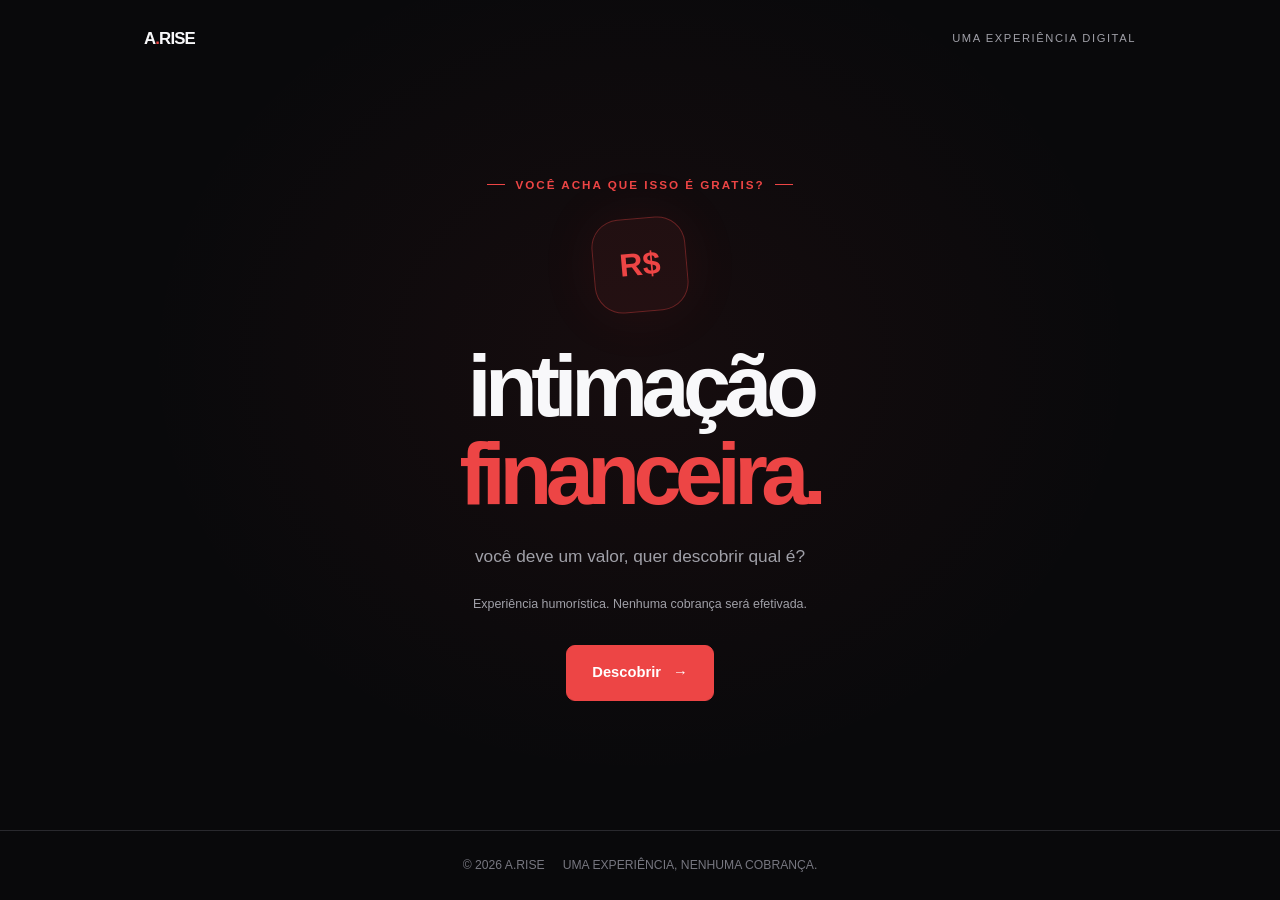
<file: index.html>
<!DOCTYPE html>
<html lang="pt-BR">
<head>
  <meta charset="UTF-8">
  <meta name="viewport" content="width=device-width, initial-scale=1">
  <meta name="theme-color" content="#0b0b0c">
  <meta
    http-equiv="refresh"
    content="0; url=./pix-do-destino/"
  >
  <title>PIX DO DESTINO | A.RISE</title>
  <script>
    window.location.replace("./pix-do-destino/");
  </script>
</head>
<body>
  <p>
    Abrindo PIX DO DESTINO...
    <a href="./pix-do-destino/">Continuar</a>
  </p>
</body>
</html>
</file>
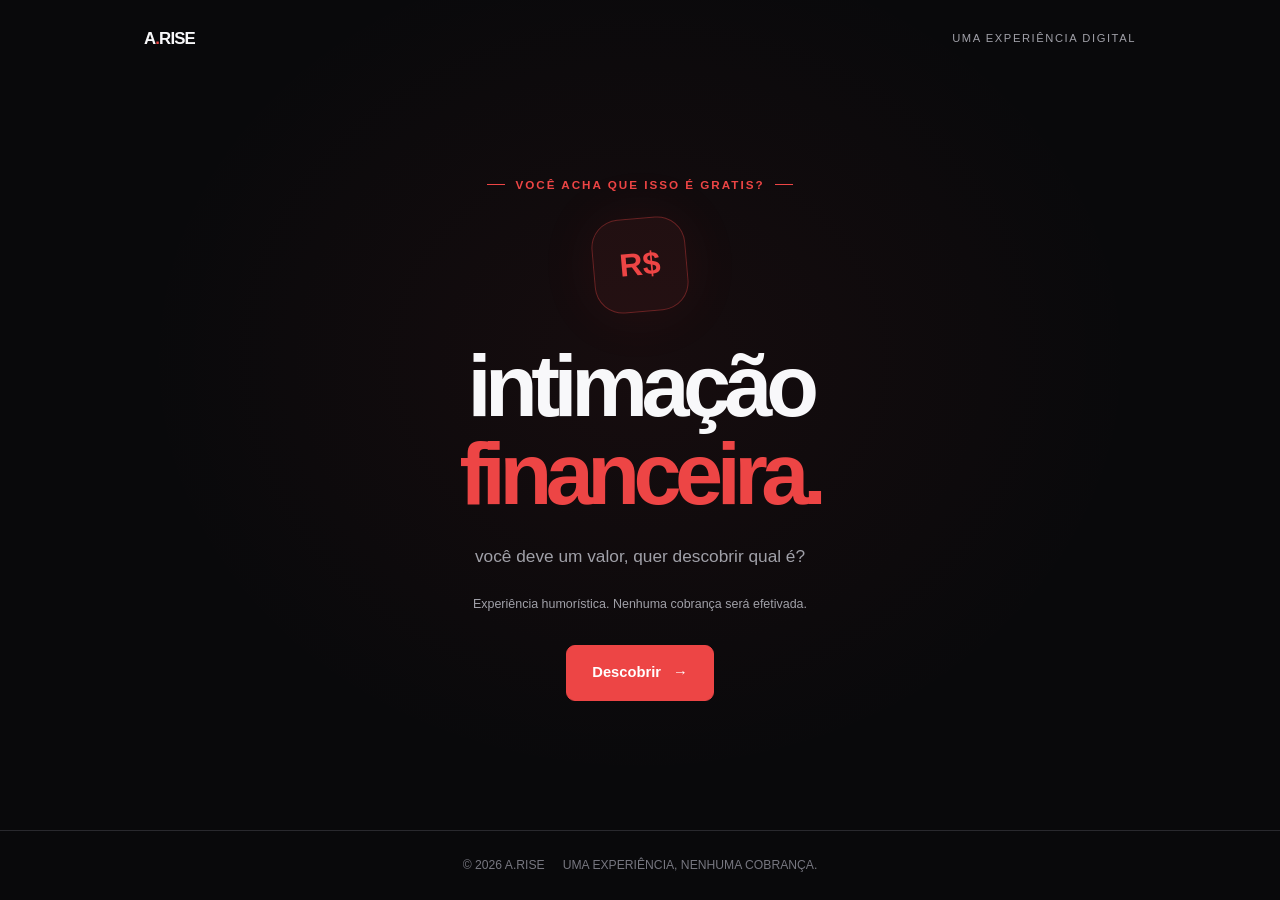
<file: pix-do-destino/index.html>
<!DOCTYPE html>
<html lang="pt-BR">
<head>
  <meta charset="UTF-8">
  <meta name="viewport" content="width=device-width, initial-scale=1">
  <meta name="theme-color" content="#09090b">
  <meta name="description" content="PIX DO DESTINO: uma experiência humorística da A.RISE. Nenhuma cobrança ou transação real é realizada.">

  <meta property="og:type" content="website">
  <meta property="og:title" content="PIX DO DESTINO | A.RISE">
  <meta property="og:description" content="Descubra seu destino financeiro. Seu dinheiro está seguro.">

  <title>PIX DO DESTINO | A.RISE</title>
  <link rel="stylesheet" href="./css/style.css">
  <script src="./js/pix.js" defer></script>
</head>

<body>
  <main class="pix-page">
    <header class="pix-header">
      <a class="pix-logo" href="../" aria-label="Voltar à entrada da A.RISE">
        A<span>.</span>RISE
      </a>
      <span class="pix-header-label">UMA EXPERIÊNCIA DIGITAL</span>
    </header>

    <div class="pix-content">
      <!-- 1. INTRODUÇÃO -->
      <section class="pix-screen"
        data-pix-screen="intro"
        aria-labelledby="pix-intro-title">

        <span class="pix-eyebrow">VOCÊ ACHA QUE ISSO É GRATIS?</span>
        <div class="pix-symbol" aria-hidden="true">R$</div>

        <h1 id="pix-intro-title">
          intimação<br><span>financeira.</span>
        </h1>

        <p class="pix-description">
          você deve um valor, quer descobrir qual é?
        </p>

        <p class="pix-disclaimer">
          Experiência humorística. Nenhuma cobrança será efetivada.
        </p>

        <button class="pix-button" type="button" data-pix-start>
          Descobrir <span aria-hidden="true">→</span>
        </button>
      </section>

      <!-- 2. PROCESSAMENTO -->
      <section class="pix-screen"
        data-pix-screen="processing"
        aria-labelledby="pix-processing-title"
        aria-hidden="true" hidden>

        <div class="pix-loader" aria-hidden="true"></div>
        <span class="pix-eyebrow">AGUARDE UM INSTANTE</span>

        <h1 id="pix-processing-title">
          Processando<br><span>carregando valor...</span>
        </h1>

        <p class="pix-description">
          Calculando o valor minimo de cobrança
        </p>

        <p class="pix-disclaimer">
          Simulação local. Nenhum serviço financeiro está conectado.
        </p>
      </section>

      <!-- 3. REVELAÇÃO -->
      <section class="pix-screen"
        data-pix-screen="reveal"
        aria-labelledby="pix-reveal-title"
        aria-hidden="true" hidden>

        <span class="pix-eyebrow">RESULTADO DO PROCESSAMENTO</span>

        <div class="pix-reveal-card">
          <p class="pix-reveal-label">VALOR A PAGAR</p>
          <strong class="pix-amount">R$ 1.000.000,00</strong>
          <span class="pix-fiction-label">VALOR FICTÍCIO</span>
        </div>

        <h1 id="pix-reveal-title">
          CALMA,<br><span>CALOTEIRO!</span>
        </h1>

        <p class="pix-description">
          😂 Você não perdeu dinheiro.
          Acabou de cair numa experiência da A.RISE.
        </p>

        <p class="pix-disclaimer">
          É uma brincadeira. Não houve cobrança,
          pagamento ou transferência.
        </p>

        <button class="pix-button" type="button" data-pix-donation>
          Continuar <span aria-hidden="true">→</span>
        </button>

        <button class="pix-text-button" type="button" data-pix-restart>
          Quero ver de novo
        </button>
      </section>

      <!-- 4. DOAÇÃO OPCIONAL -->
      <section class="pix-screen"
        data-pix-screen="donation"
        aria-labelledby="pix-donation-title"
        aria-hidden="true" hidden>

        <span class="pix-eyebrow">VOCÊ DECIDE</span>
        <div class="pix-symbol pix-symbol-small" aria-hidden="true">♡</div>

        <h1 id="pix-donation-title">
          Quer apoiar<br><span>os projetos?</span>
        </h1>

        <p class="pix-description">
          A brincadeira acabou. Mas, se quiser ajudar a
          tirar novos projetos do papel, você pode contribuir
          com qualquer valor pela chave Pix abaixo.
        </p>

        <div class="pix-panel">
          <span class="pix-reveal-label">CHAVE PIX PARA DOAÇÃO</span>

          <p class="pix-key" data-pix-key-display>
            Chave Pix ainda não configurada.
          </p>

          <button class="pix-button pix-button-secondary"
            type="button" data-pix-copy disabled>
            Copiar chave Pix
          </button>

          <p class="pix-status" data-pix-status aria-live="polite">
            A contribuição é totalmente opcional.
          </p>
        </div>

        <button class="pix-button" type="button" data-pix-instagram-step>
          Continuar <span aria-hidden="true">→</span>
        </button>

        <p class="pix-small">
          Você pode continuar sem fazer nenhuma doação.
        </p>
      </section>

      <!-- 5. CONVITE PARA O INSTAGRAM -->
      <section class="pix-screen"
        data-pix-screen="instagram"
        aria-labelledby="pix-instagram-title"
        aria-hidden="true" hidden>

        <span class="pix-eyebrow">APOIE DE GRAÇA</span>
        <div class="pix-symbol pix-symbol-small" aria-hidden="true">@</div>

        <h1 id="pix-instagram-title">
          Acompanhe<br><span>a jornada.</span>
        </h1>

        <p class="pix-description">
          Quer apoiar sem gastar nada?
          Siga o Instagram da A.RISE para acompanhar os bastidores,
          os projetos em desenvolvimento e as próximas novidades.
        </p>

        <a class="pix-button"
          data-pix-instagram
          href="https://www.instagram.com/alvex.rise/"
          target="_blank"
          rel="noopener noreferrer">
          Seguir no Instagram <span aria-hidden="true">↗</span>
        </a>

        <a class="pix-button pix-button-secondary"
          data-pix-continue
          href="../portfolio.html">
          Ir para o portfólio <span aria-hidden="true">→</span>
        </a>

        <p class="pix-small">
          Seguir o perfil também é opcional.
        </p>
      </section>
    </div>

    <footer class="pix-footer">
      <span>© <span data-current-year>2026</span> A.RISE</span>
      <span>UMA EXPERIÊNCIA, NENHUMA COBRANÇA.</span>
    </footer>
  </main>

  <div class="pix-impact-overlay"
    data-pix-impact
    hidden
    aria-hidden="true"></div>
</body>
</html>
</file>
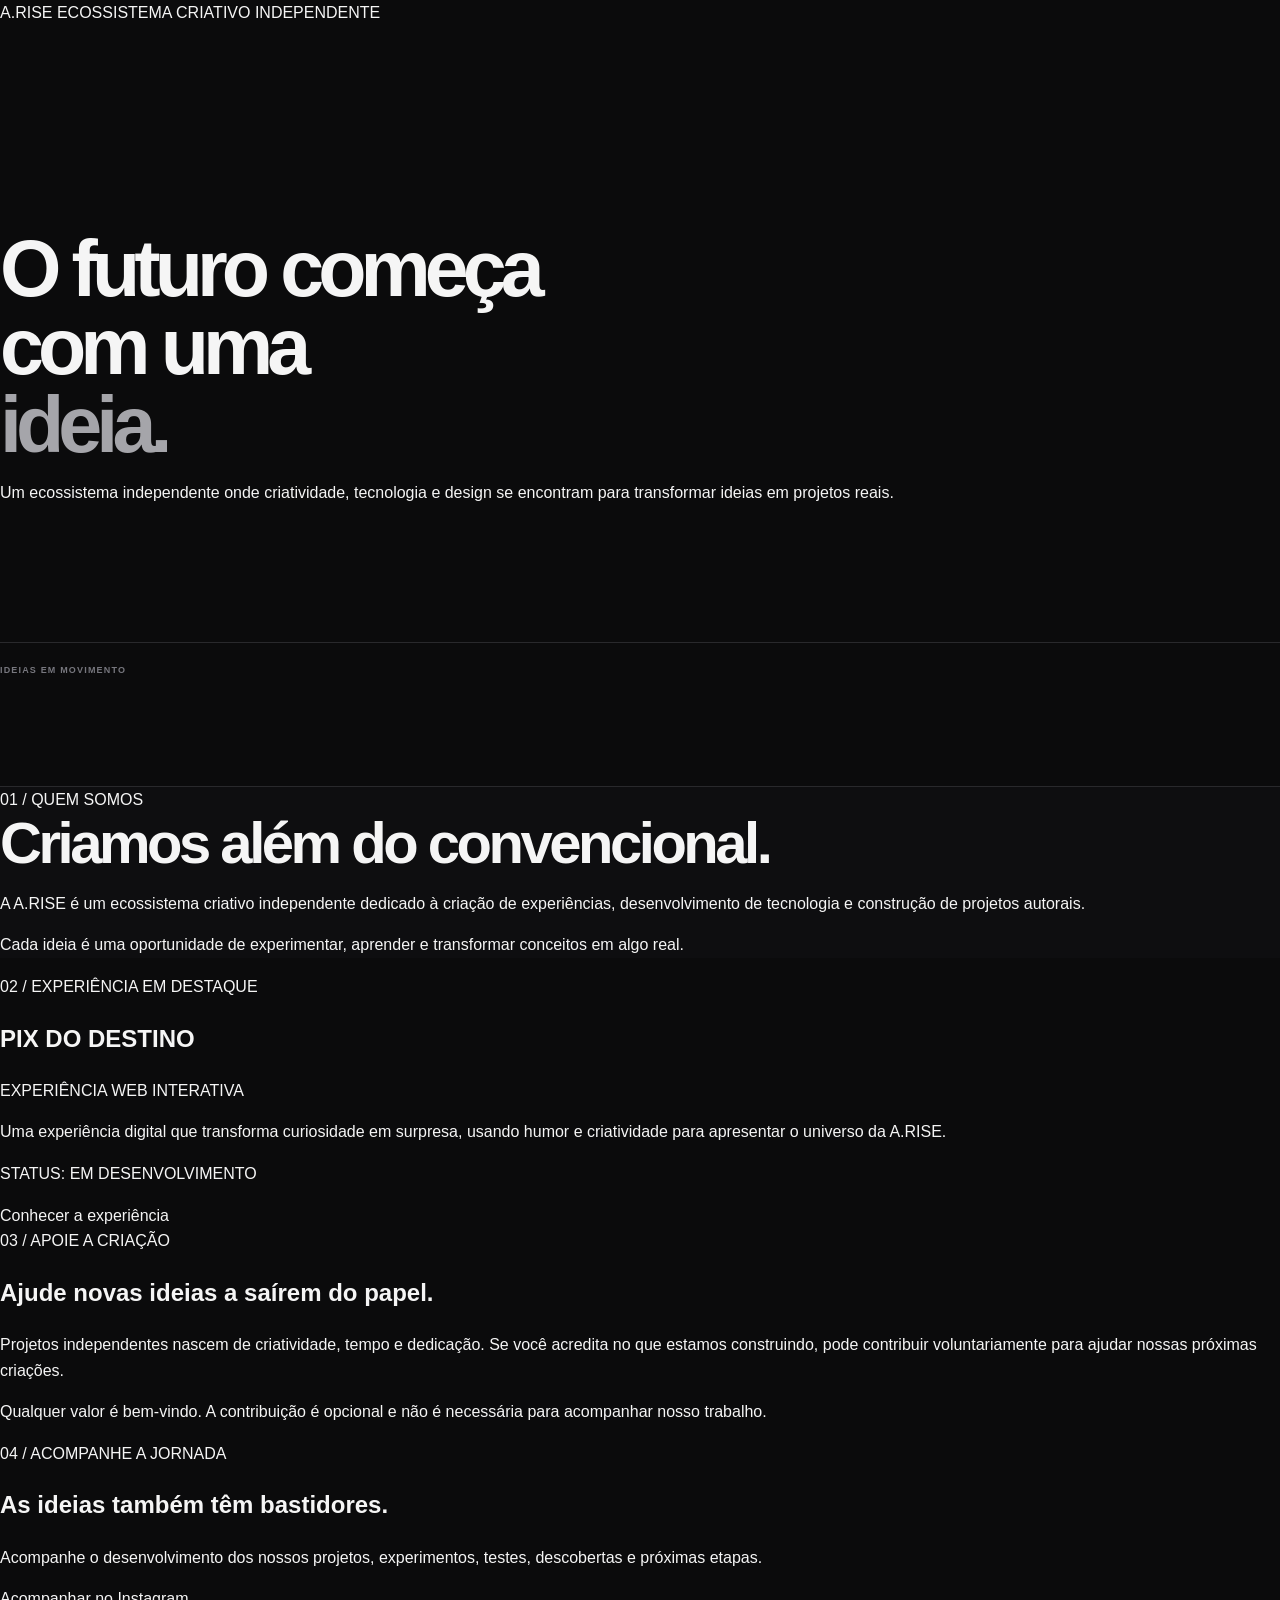
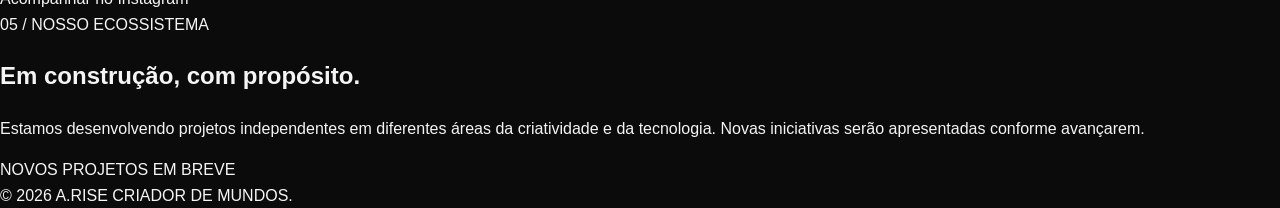
<file: institucional.index.html>
<!DOCTYPE html>
<html lang="pt-BR">

<head>
  <meta charset="UTF-8">
  <meta name="viewport" content="width=device-width, initial-scale=1.0">
  <meta name="theme-color" content="#0b0b0c">

  <meta
    name="description"
    content="A.RISE é um ecossistema criativo independente que conecta tecnologia, design, experiências digitais e projetos autorais."
  >

  <meta property="og:type" content="website">
  <meta property="og:title" content="A.RISE | Criador de mundos">
  <meta
    property="og:description"
    content="Ideias, tecnologia e criatividade construindo novos caminhos."
  >

  <title>A.RISE | Criador de mundos</title>

  <link rel="stylesheet" href="./css/style.css">
  <script src="./js/main.js" defer></script>
</head>

<body>
  <main class="page">

    <header class="header">
      <a class="logo" href="./" aria-label="A.RISE, página inicial">
        A<span>.</span>RISE
      </a>

      <span class="header-label">
        ECOSSISTEMA CRIATIVO INDEPENDENTE
      </span>
    </header>

    <section class="hero" aria-labelledby="hero-title">
      <h1 id="hero-title">
        O futuro começa<br>
        com uma <span>ideia.</span>
      </h1>

      <p class="description">
        Um ecossistema independente onde criatividade,
        tecnologia e design se encontram para transformar
        ideias em projetos reais.
      </p>

      <div class="hero-bottom">
        <span class="hero-caption">IDEIAS EM MOVIMENTO</span>
      </div>
    </section>

    <section class="about" aria-labelledby="about-title">
      <span class="section-label">01 / QUEM SOMOS</span>

      <h2 id="about-title">
        Criamos além do convencional.
      </h2>

      <p>
        A A.RISE é um ecossistema criativo independente dedicado
        à criação de experiências, desenvolvimento de tecnologia
        e construção de projetos autorais.
      </p>

      <p>
        Cada ideia é uma oportunidade de experimentar, aprender
        e transformar conceitos em algo real.
      </p>
    </section>

    <section class="featured-project" aria-labelledby="featured-title">
      <span class="section-label">02 / EXPERIÊNCIA EM DESTAQUE</span>

      <h2 id="featured-title">PIX DO DESTINO</h2>

      <p class="project-category">
        EXPERIÊNCIA WEB INTERATIVA
      </p>

      <p>
        Uma experiência digital que transforma curiosidade em
        surpresa, usando humor e criatividade para apresentar
        o universo da A.RISE.
      </p>

      <p class="project-status">
        STATUS: EM DESENVOLVIMENTO
      </p>

      <a class="project-link" href="./pix-do-destino/">
        Conhecer a experiência
      </a>
    </section>

    <section class="support" aria-labelledby="support-title">
      <span class="section-label">03 / APOIE A CRIAÇÃO</span>

      <h2 id="support-title">
        Ajude novas ideias a saírem do papel.
      </h2>

      <p>
        Projetos independentes nascem de criatividade, tempo
        e dedicação. Se você acredita no que estamos construindo,
        pode contribuir voluntariamente para ajudar nossas
        próximas criações.
      </p>

      <p class="support-note">
        Qualquer valor é bem-vindo. A contribuição é opcional
        e não é necessária para acompanhar nosso trabalho.
      </p>

      <!--
        Inserir o link real de doação quando o destino
        de pagamento estiver definido.
      -->
    </section>

    <section class="social" aria-labelledby="social-title">
      <span class="section-label">04 / ACOMPANHE A JORNADA</span>

      <h2 id="social-title">
        As ideias também têm bastidores.
      </h2>

      <p>
        Acompanhe o desenvolvimento dos nossos projetos,
        experimentos, testes, descobertas e próximas etapas.
      </p>

      <a
        class="social-link"
        href="https://www.instagram.com/alvex.rise/"
        target="_blank"
        rel="noopener noreferrer"
      >
        Acompanhar no Instagram
      </a>
    </section>

    <section class="projects" aria-labelledby="projects-title">
      <span class="section-label">05 / NOSSO ECOSSISTEMA</span>

      <h2 id="projects-title">
        Em construção, com propósito.
      </h2>

      <p>
        Estamos desenvolvendo projetos independentes em diferentes
        áreas da criatividade e da tecnologia. Novas iniciativas
        serão apresentadas conforme avançarem.
      </p>

      <div class="projects-placeholder">
        <span class="project-status">
          NOVOS PROJETOS EM BREVE
        </span>
      </div>
    </section>

    <footer class="footer">
      <span>© <span data-current-year>2026</span> A.RISE</span>

      <span class="signature">
        CRIADOR DE MUNDOS<span>.</span>
      </span>
    </footer>

  </main>
</body>

</html>
</file>
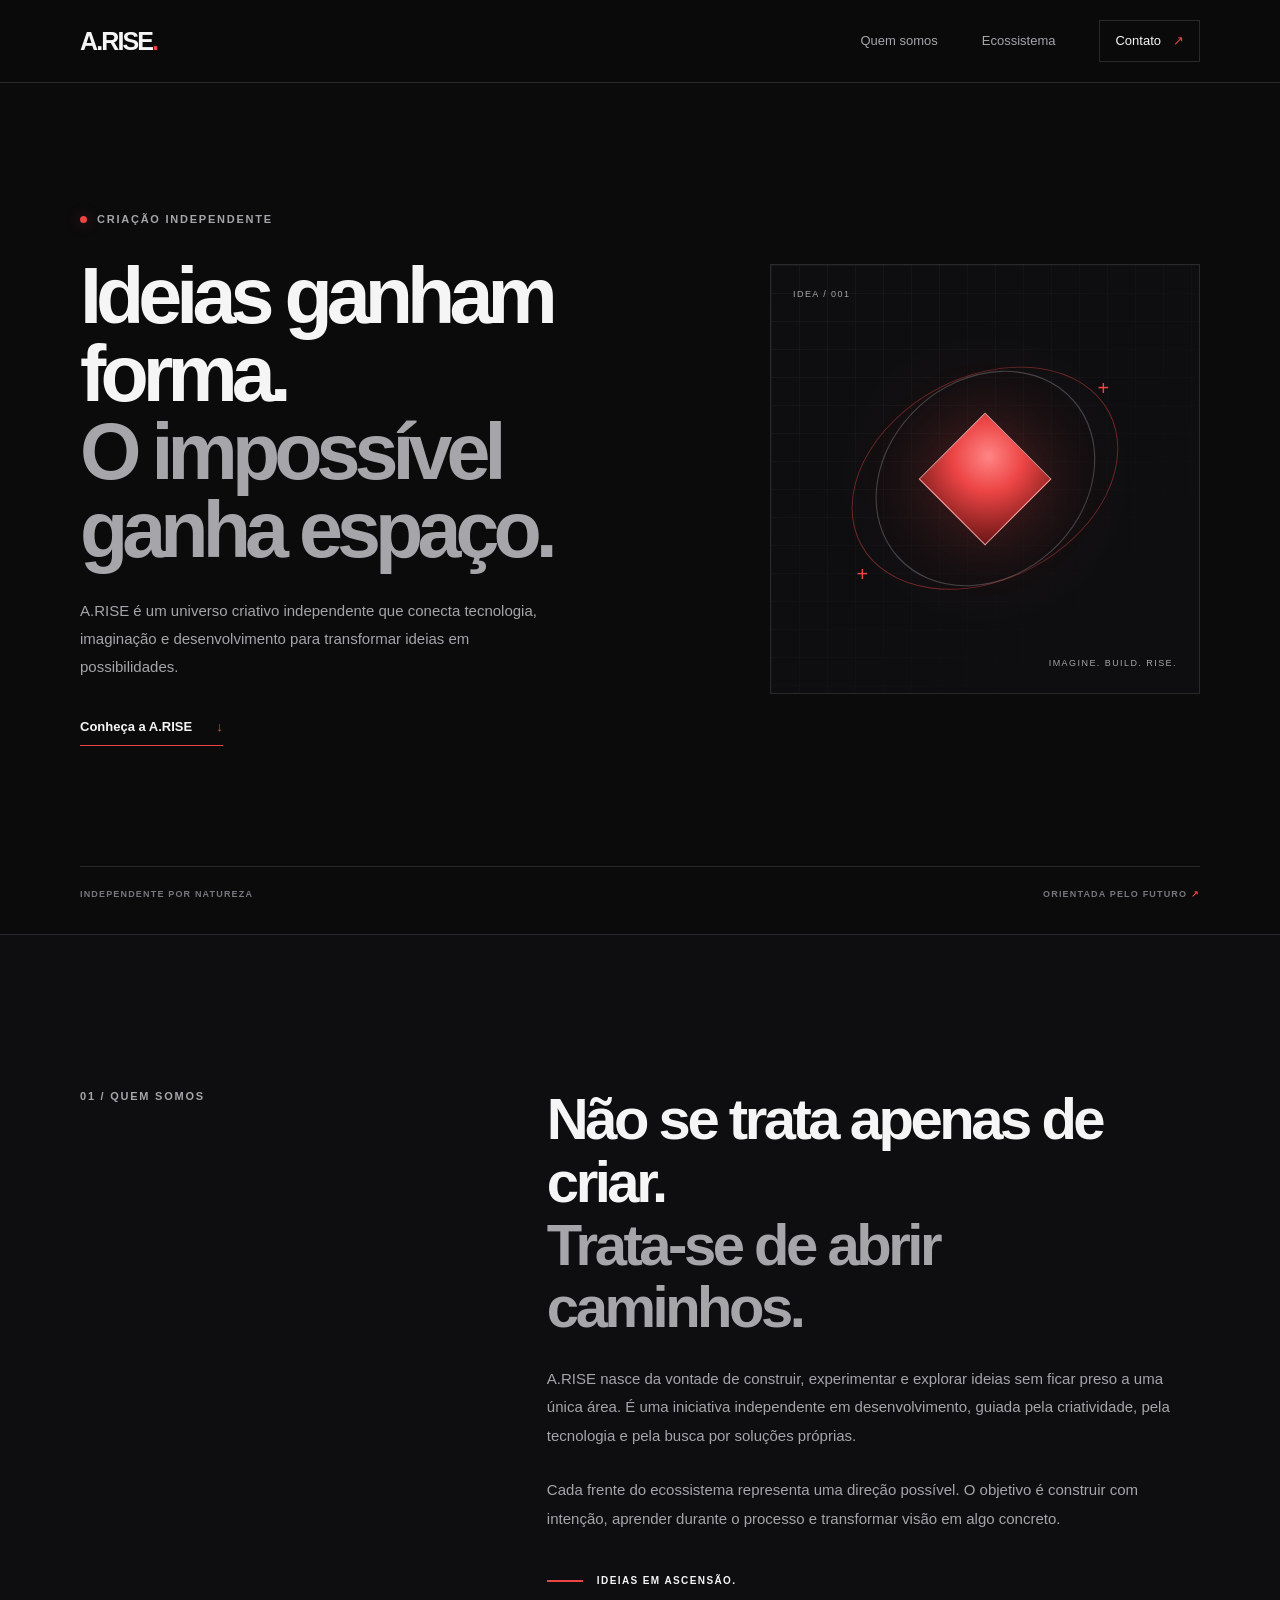
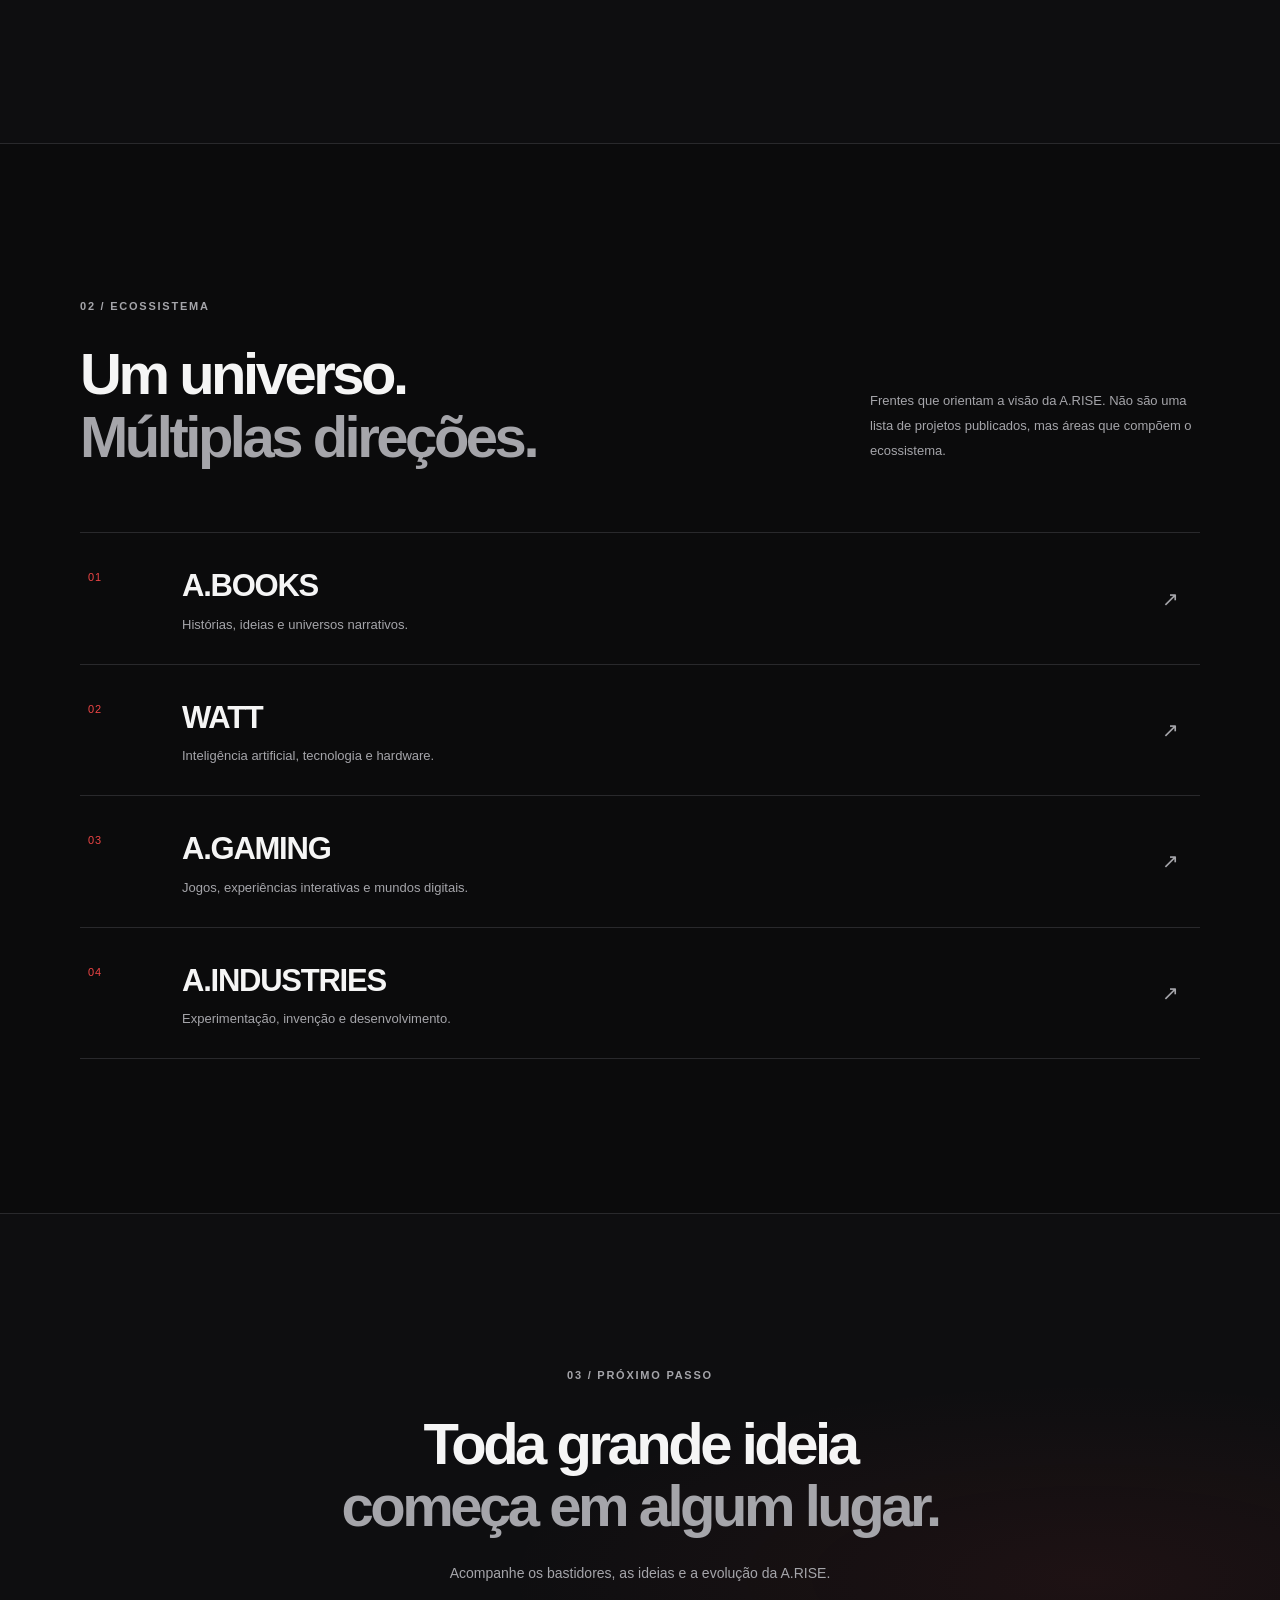
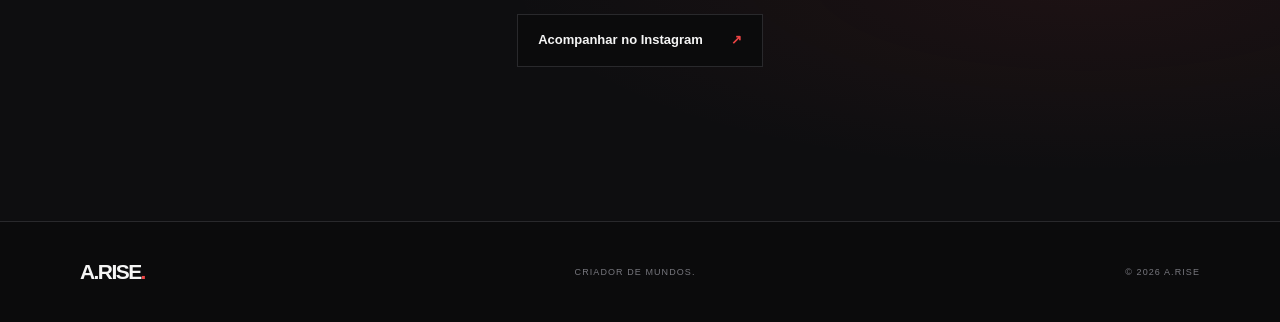
<file: portfolio.html>
<!DOCTYPE html>
<html lang="pt-BR">
<head>
  <meta charset="UTF-8">
  <meta name="viewport" content="width=device-width, initial-scale=1">
  <meta name="theme-color" content="#0b0b0c">
  <meta name="description" content="A.RISE. Um estúdio criativo independente dedicado a imaginar, desenvolver e construir novos mundos.">

  <title>A.RISE | Criador de mundos</title>

  <link rel="stylesheet" href="./css/style.css">
  <script src="./js/main.js" defer></script>
</head>

<body>
  <a class="skip-link" href="#conteudo">Pular para o conteúdo</a>

  <header class="site-header">
    <div class="container header-inner">
      <a class="wordmark" href="./portfolio.html" aria-label="A.RISE, página inicial">
        A.RISE<span class="wordmark-dot">.</span>
      </a>

      <button
        class="menu-toggle"
        type="button"
        aria-label="Abrir menu"
        aria-controls="main-navigation"
        aria-expanded="false"
        data-menu-toggle>
        <span></span>
        <span></span>
      </button>

      <nav class="navigation" id="main-navigation" aria-label="Navegação principal">
        <a href="#sobre">Quem somos</a>
        <a href="#ecossistema">Ecossistema</a>
        <a class="nav-cta" href="#contato">Contato <span aria-hidden="true">↗</span></a>
      </nav>
    </div>
  </header>

  <main id="conteudo">
    <section class="hero section">
      <div class="container hero-grid">
        <div class="hero-copy">
          <p class="eyebrow">
            <span class="status-dot"></span>
            CRIAÇÃO INDEPENDENTE
          </p>

          <h1>
            Ideias ganham forma.
            <span>O impossível ganha espaço.</span>
          </h1>

          <p class="hero-description">
            A.RISE é um universo criativo independente que conecta tecnologia,
            imaginação e desenvolvimento para transformar ideias em possibilidades.
          </p>

          <a class="text-link" href="#sobre">
            Conheça a A.RISE <span aria-hidden="true">↓</span>
          </a>
        </div>

        <div class="hero-art" aria-hidden="true">
          <div class="art-grid"></div>
          <div class="art-ring art-ring-outer"></div>
          <div class="art-ring art-ring-inner"></div>
          <div class="art-core"></div>
          <span class="art-label art-label-top">IDEA / 001</span>
          <span class="art-label art-label-bottom">IMAGINE. BUILD. RISE.</span>
          <span class="art-cross art-cross-one">+</span>
          <span class="art-cross art-cross-two">+</span>
        </div>
      </div>

      <div class="container hero-bottom">
        <span>INDEPENDENTE POR NATUREZA</span>
        <span>ORIENTADA PELO FUTURO <span class="red-text">↗</span></span>
      </div>
    </section>

    <section class="about section" id="sobre">
      <div class="container about-grid">
        <div>
          <p class="eyebrow">01 / QUEM SOMOS</p>
        </div>

        <div class="about-content">
          <h2>
            Não se trata apenas de criar.
            <span>Trata-se de abrir caminhos.</span>
          </h2>

          <p>
            A.RISE nasce da vontade de construir, experimentar e explorar
            ideias sem ficar preso a uma única área. É uma iniciativa
            independente em desenvolvimento, guiada pela criatividade,
            pela tecnologia e pela busca por soluções próprias.
          </p>

          <p>
            Cada frente do ecossistema representa uma direção possível.
            O objetivo é construir com intenção, aprender durante o processo
            e transformar visão em algo concreto.
          </p>

          <div class="about-signature">
            <span class="signature-line"></span>
            <span>IDEIAS EM ASCENSÃO.</span>
          </div>
        </div>
      </div>
    </section>

    <section class="ecosystem section" id="ecossistema">
      <div class="container">
        <div class="section-heading">
          <div>
            <p class="eyebrow">02 / ECOSSISTEMA</p>
            <h2>Um universo.<br><span>Múltiplas direções.</span></h2>
          </div>

          <p class="section-intro">
            Frentes que orientam a visão da A.RISE. Não são uma lista de
            projetos publicados, mas áreas que compõem o ecossistema.
          </p>
        </div>

        <div class="ecosystem-list">
          <article class="ecosystem-item">
            <span class="ecosystem-number">01</span>
            <div class="ecosystem-name">
              <h3>A.BOOKS</h3>
              <p>Histórias, ideias e universos narrativos.</p>
            </div>
            <span class="ecosystem-symbol" aria-hidden="true">↗</span>
          </article>

          <article class="ecosystem-item">
            <span class="ecosystem-number">02</span>
            <div class="ecosystem-name">
              <h3>WATT</h3>
              <p>Inteligência artificial, tecnologia e hardware.</p>
            </div>
            <span class="ecosystem-symbol" aria-hidden="true">↗</span>
          </article>

          <article class="ecosystem-item">
            <span class="ecosystem-number">03</span>
            <div class="ecosystem-name">
              <h3>A.GAMING</h3>
              <p>Jogos, experiências interativas e mundos digitais.</p>
            </div>
            <span class="ecosystem-symbol" aria-hidden="true">↗</span>
          </article>

          <article class="ecosystem-item">
            <span class="ecosystem-number">04</span>
            <div class="ecosystem-name">
              <h3>A.INDUSTRIES</h3>
              <p>Experimentação, invenção e desenvolvimento.</p>
            </div>
            <span class="ecosystem-symbol" aria-hidden="true">↗</span>
          </article>
        </div>
      </div>
    </section>

    <section class="contact section" id="contato">
      <div class="container contact-inner">
        <p class="eyebrow">03 / PRÓXIMO PASSO</p>

        <h2>
          Toda grande ideia
          <span>começa em algum lugar.</span>
        </h2>

        <p class="contact-description">
          Acompanhe os bastidores, as ideias e a evolução da A.RISE.
        </p>

        <a
          class="instagram-link"
          href="https://www.instagram.com/alvex.rise/"
          target="_blank"
          rel="noopener noreferrer">
          Acompanhar no Instagram <span aria-hidden="true">↗</span>
        </a>
      </div>
    </section>
  </main>

  <footer class="site-footer">
    <div class="container footer-inner">
      <a class="wordmark footer-wordmark" href="./portfolio.html">
        A.RISE<span class="wordmark-dot">.</span>
      </a>

      <p>CRIADOR DE MUNDOS.</p>

      <span class="copyright">
        © <span data-current-year>2026</span> A.RISE
      </span>
    </div>
  </footer>
</body>
</html>
</file>
<file: pix-do-destino/css/style.css>
:root {
  color-scheme: dark;
  --pix-background: #09090b;
  --pix-surface: #111114;
  --pix-text: #f8f8fa;
  --pix-muted: #a0a0a8;
  --pix-red: #ed4545;
  --pix-border: #29292e;
  --pix-padding: clamp(22px, 5vw, 64px);
}

* {
  box-sizing: border-box;
}

[hidden] {
  display: none !important;
}

html {
  min-width: 320px;
  min-height: 100%;
  background: var(--pix-background);
  scroll-behavior: smooth;
}

body {
  min-width: 320px;
  min-height: 100vh;
  margin: 0;
  background:
    radial-gradient(ellipse at 50% 40%,
      rgb(237 69 69 / 6%), transparent 55%),
    var(--pix-background);
  color: var(--pix-text);
  font-family: Inter, "Segoe UI", Roboto, Helvetica, Arial, sans-serif;
  line-height: 1.6;
  -webkit-font-smoothing: antialiased;
  text-rendering: optimizeLegibility;
}

a {
  color: inherit;
  text-decoration: none;
}

button {
  font: inherit;
  -webkit-tap-highlight-color: transparent;
  touch-action: manipulation;
}

button:focus-visible,
a:focus-visible {
  outline: 2px solid var(--pix-red);
  outline-offset: 5px;
}

::selection {
  background: var(--pix-red);
  color: #fff;
}

/* Estrutura */

.pix-page {
  display: flex;
  min-height: 100vh;
  flex-direction: column;
}

.pix-header {
  display: flex;
  align-items: center;
  justify-content: space-between;
  gap: 20px;
  width: min(100%, 1120px);
  margin-inline: auto;
  padding: 26px var(--pix-padding);
}

.pix-logo {
  font-size: 1.05rem;
  font-weight: 850;
  letter-spacing: -0.05em;
}

.pix-logo span {
  color: var(--pix-red);
}

.pix-header-label {
  color: var(--pix-muted);
  font-size: 0.7rem;
  letter-spacing: 0.14em;
}

.pix-content {
  display: grid;
  flex: 1;
  place-items: center;
  width: 100%;
  padding: 40px var(--pix-padding) 80px;
}

.pix-screen {
  width: min(100%, 720px);
  margin-inline: auto;
  text-align: center;
  animation: pix-enter 450ms ease both;
}

.pix-eyebrow {
  display: inline-flex;
  align-items: center;
  gap: 10px;
  margin: 0 0 24px;
  color: var(--pix-red);
  font-size: 0.73rem;
  font-weight: 750;
  letter-spacing: 0.17em;
  text-transform: uppercase;
}

.pix-eyebrow::before,
.pix-eyebrow::after {
  width: 18px;
  height: 1px;
  background: currentColor;
  content: "";
}

.pix-screen h1 {
  margin: 0;
  font-size: clamp(2.5rem, 7vw, 5.4rem);
  font-weight: 800;
  letter-spacing: -0.075em;
  line-height: 1.02;
  text-wrap: balance;
}

.pix-screen h1 span {
  color: var(--pix-red);
}

.pix-description {
  max-width: 530px;
  margin: 24px auto 0;
  color: var(--pix-muted);
  font-size: clamp(0.98rem, 2vw, 1.08rem);
}

.pix-disclaimer {
  margin: 24px auto 0;
  color: var(--pix-muted);
  font-size: 0.78rem;
  line-height: 1.7;
}

/* Símbolos */

.pix-symbol {
  display: grid;
  width: 94px;
  height: 94px;
  place-items: center;
  margin: 0 auto 30px;
  border: 1px solid rgb(237 69 69 / 35%);
  border-radius: 28px;
  background: rgb(237 69 69 / 7%);
  color: var(--pix-red);
  font-size: 2rem;
  font-weight: 850;
  transform: rotate(-5deg);
  box-shadow: 0 0 60px rgb(237 69 69 / 8%);
}

.pix-symbol-small {
  width: 70px;
  height: 70px;
  margin-bottom: 26px;
  border-radius: 22px;
  font-size: 1.8rem;
}

/* Botões */

.pix-button {
  display: inline-flex;
  align-items: center;
  justify-content: center;
  gap: 12px;
  min-height: 54px;
  margin-top: 30px;
  padding: 15px 25px;
  border: 1px solid var(--pix-red);
  border-radius: 9px;
  background: var(--pix-red);
  color: #fff;
  cursor: pointer;
  font-size: 0.92rem;
  font-weight: 750;
  transition:
    transform 180ms ease,
    background 180ms ease,
    border-color 180ms ease,
    box-shadow 180ms ease;
}

.pix-button:hover:not(:disabled) {
  transform: translateY(-2px);
  border-color: #ff6969;
  background: #ff5555;
  box-shadow: 0 10px 35px rgb(237 69 69 / 15%);
}

.pix-button:active:not(:disabled) {
  transform: translateY(0);
}

.pix-button:disabled {
  cursor: not-allowed;
  opacity: 0.45;
}

.pix-button-secondary {
  border-color: var(--pix-border);
  background: transparent;
  color: var(--pix-text);
}

.pix-button-secondary:hover:not(:disabled) {
  border-color: var(--pix-text);
  background: rgb(255 255 255 / 4%);
  box-shadow: none;
}

.pix-text-button {
  display: block;
  margin: 18px auto 0;
  padding: 10px 14px;
  border: 0;
  background: transparent;
  color: var(--pix-muted);
  cursor: pointer;
  font-size: 0.85rem;
}

.pix-text-button:hover {
  color: var(--pix-text);
}

/* Processamento */

.pix-loader {
  position: relative;
  width: 74px;
  height: 74px;
  margin: 0 auto 32px;
  border: 2px solid var(--pix-border);
  border-top-color: var(--pix-red);
  border-radius: 50%;
  animation: pix-spin 850ms linear infinite;
}

.pix-loader::after {
  position: absolute;
  inset: 10px;
  border: 1px solid rgb(237 69 69 / 35%);
  border-bottom-color: var(--pix-red);
  border-radius: 50%;
  content: "";
  animation: pix-spin 1.4s linear infinite reverse;
}

[data-pix-screen="processing"] .pix-description {
  animation: pix-pulse 1.4s ease-in-out infinite;
}

/* Revelação */

.pix-reveal-card {
  position: relative;
  overflow: hidden;
  margin: 0 auto 34px;
  padding: clamp(26px, 6vw, 48px);
  border: 1px solid var(--pix-border);
  border-radius: 16px;
  background:
    radial-gradient(ellipse at 50% 0%,
      rgb(237 69 69 / 12%), transparent 65%),
    var(--pix-surface);
  animation: pix-reveal 650ms cubic-bezier(.2, .8, .2, 1) both;
}

.pix-reveal-label {
  display: block;
  margin: 0;
  color: var(--pix-muted);
  font-size: 0.75rem;
  font-weight: 700;
  letter-spacing: 0.14em;
  text-transform: uppercase;
}

.pix-amount {
  display: block;
  margin: 16px 0 10px;
  color: var(--pix-red);
  font-size: clamp(2.2rem, 8vw, 5.2rem);
  font-weight: 850;
  letter-spacing: -0.075em;
  line-height: 1.1;
  overflow-wrap: anywhere;
}

.pix-fiction-label {
  display: inline-block;
  padding: 4px 10px;
  border: 1px solid rgb(237 69 69 / 40%);
  border-radius: 5px;
  color: #ff7777;
  font-size: 0.7rem;
  font-weight: 800;
  letter-spacing: 0.15em;
}

/* Doação */

.pix-panel {
  margin-top: 28px;
  padding: clamp(20px, 5vw, 30px);
  border: 1px solid var(--pix-border);
  border-radius: 12px;
  background: rgb(255 255 255 / 2%);
}

.pix-key {
  margin: 16px 0 0;
  color: var(--pix-text);
  font-size: 0.95rem;
  font-weight: 650;
  overflow-wrap: anywhere;
  user-select: all;
}

.pix-status {
  min-height: 1.5em;
  margin: 14px 0 0;
  color: var(--pix-muted);
  font-size: 0.8rem;
}

.pix-small {
  margin: 18px auto 0;
  color: #85858e;
  font-size: 0.78rem;
}

/* Rodapé */

.pix-footer {
  display: flex;
  align-items: center;
  justify-content: center;
  flex-wrap: wrap;
  gap: 8px 18px;
  padding: 25px var(--pix-padding);
  border-top: 1px solid var(--pix-border);
  color: #777780;
  font-size: 0.76rem;
  text-align: center;
}

/* Transição de tela cheia */

.pix-impact-overlay {
  position: fixed;
  z-index: 1000;
  inset: 0;
  pointer-events: none;
  background:
    radial-gradient(circle at center,
      #ff7777 0%,
      var(--pix-red) 38%,
      #09090b 100%);
  animation: pix-impact 850ms cubic-bezier(.2, .7, .2, 1) both;
}

@keyframes pix-impact {
  0% {
    opacity: 0;
    transform: scale(0.1);
  }
  25% {
    opacity: 1;
    transform: scale(1.5);
  }
  55% {
    opacity: 1;
    transform: scale(1);
  }
  100% {
    opacity: 0;
    transform: scale(1.15);
  }
}

/* Animações */

@keyframes pix-spin {
  to { transform: rotate(360deg); }
}

@keyframes pix-pulse {
  0%, 100% { opacity: 0.55; }
  50% { opacity: 1; }
}

@keyframes pix-enter {
  from {
    transform: translateY(12px);
    opacity: 0;
  }
  to {
    transform: translateY(0);
    opacity: 1;
  }
}

@keyframes pix-reveal {
  from {
    transform: scale(0.97) translateY(14px);
    opacity: 0;
  }
  to {
    transform: scale(1) translateY(0);
    opacity: 1;
  }
}

/* Celulares */

@media (max-width: 600px) {
  .pix-header {
    align-items: flex-start;
    flex-direction: column;
    gap: 8px;
    padding-block: 20px;
  }

  .pix-content {
    padding-block: 45px 60px;
  }

  .pix-screen h1 {
    font-size: clamp(2.5rem, 11vw, 4.2rem);
  }

  .pix-button {
    width: 100%;
  }

  .pix-amount {
    font-size: clamp(2rem, 9vw, 3.5rem);
  }

  .pix-reveal-card {
    padding: 26px 16px;
  }

  .pix-footer {
    flex-direction: column;
  }
}

/* Acessibilidade */

@media (prefers-reduced-motion: reduce) {
  *,
  *::before,
  *::after {
    scroll-behavior: auto !important;
    animation-duration: 0.01ms !important;
    animation-iteration-count: 1 !important;
    transition-duration: 0.01ms !important;
  }
}
</file>
<file: css/style.css>
:root {
  color-scheme: dark;
  --background: #0b0b0c;
  --surface: #111113;
  --surface-raised: #171719;
  --text: #f5f5f5;
  --muted: #a5a5aa;
  --accent: #ed4545;
  --border: #29292c;
  --content-width: 1120px;
  --page-padding: clamp(22px, 5vw, 76px);
  --transition: 180ms ease;
}

* {
  box-sizing: border-box;
}

html {
  scroll-behavior: smooth;
  scroll-padding-top: 90px;
}

body {
  margin: 0;
  background: var(--background);
  color: var(--text);
  font-family: Inter, "Helvetica Neue", Helvetica, Arial, sans-serif;
  font-size: 16px;
  line-height: 1.6;
  -webkit-font-smoothing: antialiased;
}

body.menu-open {
  overflow: hidden;
}

a {
  color: inherit;
  text-decoration: none;
}

button,
a {
  -webkit-tap-highlight-color: transparent;
}

button {
  font: inherit;
}

button:focus-visible,
a:focus-visible {
  outline: 2px solid var(--accent);
  outline-offset: 5px;
}

::selection {
  background: var(--accent);
  color: #fff;
}

.container {
  width: min(100% - (var(--page-padding) * 2), var(--content-width));
  margin-inline: auto;
}

.section {
  padding-block: clamp(88px, 12vw, 156px);
}

.skip-link {
  position: absolute;
  top: 10px;
  left: 10px;
  z-index: 100;
  padding: 10px 14px;
  background: var(--text);
  color: var(--background);
  transform: translateY(-150%);
}

.skip-link:focus {
  transform: translateY(0);
}

.red-text,
.wordmark-dot {
  color: var(--accent);
}

.eyebrow {
  display: flex;
  align-items: center;
  gap: 10px;
  margin: 0 0 28px;
  color: var(--muted);
  font-size: 11px;
  font-weight: 700;
  letter-spacing: 0.16em;
}

.status-dot {
  width: 7px;
  height: 7px;
  border-radius: 50%;
  background: var(--accent);
  box-shadow: 0 0 14px rgb(237 69 69 / 45%);
}

/* Cabeçalho */

.site-header {
  position: relative;
  z-index: 20;
  border-bottom: 1px solid var(--border);
  background: rgb(11 11 12 / 96%);
}

.header-inner {
  display: flex;
  min-height: 82px;
  align-items: center;
  justify-content: space-between;
  gap: 32px;
}

.wordmark {
  flex-shrink: 0;
  font-size: 25px;
  font-weight: 850;
  letter-spacing: -0.075em;
}

.navigation {
  display: flex;
  align-items: center;
  gap: clamp(20px, 4vw, 44px);
}

.navigation a {
  color: var(--muted);
  font-size: 13px;
  transition: color var(--transition);
}

.navigation a:hover {
  color: var(--text);
}

.navigation .nav-cta {
  display: inline-flex;
  align-items: center;
  gap: 12px;
  padding: 10px 15px;
  border: 1px solid var(--border);
  color: var(--text);
}

.nav-cta span {
  color: var(--accent);
}

.menu-toggle {
  display: none;
}

/* Abertura */

.hero {
  display: flex;
  min-height: min(760px, calc(100svh - 82px));
  flex-direction: column;
  justify-content: center;
  padding-top: clamp(76px, 10vw, 130px);
  padding-bottom: 32px;
}

.hero-grid {
  display: grid;
  grid-template-columns: minmax(0, 1.15fr) minmax(260px, 0.85fr);
  align-items: center;
  gap: clamp(36px, 7vw, 90px);
}

.hero-copy {
  position: relative;
  z-index: 1;
}

.hero h1 {
  max-width: 760px;
  margin: 0;
  font-size: clamp(42px, 6.2vw, 79px);
  font-weight: 750;
  line-height: 0.99;
  letter-spacing: -0.075em;
}

.hero h1 span,
.about h2 span,
.section-heading h2 span,
.contact h2 span {
  display: block;
  color: var(--muted);
}

.hero-description {
  max-width: 490px;
  margin: 28px 0 32px;
  color: var(--muted);
  font-size: 15px;
  line-height: 1.85;
}

.text-link {
  display: inline-flex;
  align-items: center;
  gap: 24px;
  padding-bottom: 8px;
  border-bottom: 1px solid var(--accent);
  font-size: 13px;
  font-weight: 650;
  transition: gap var(--transition);
}

.text-link:hover {
  gap: 34px;
}

.text-link span {
  color: var(--accent);
}

.hero-art {
  position: relative;
  display: grid;
  width: 100%;
  max-width: 430px;
  aspect-ratio: 1;
  place-items: center;
  justify-self: end;
  overflow: hidden;
  border: 1px solid var(--border);
  background:
    radial-gradient(circle at 50% 50%, rgb(237 69 69 / 8%), transparent 48%),
    #0e0e10;
}

.art-grid {
  position: absolute;
  inset: 0;
  background-image:
    linear-gradient(rgb(255 255 255 / 4%) 1px, transparent 1px),
    linear-gradient(90deg, rgb(255 255 255 / 4%) 1px, transparent 1px);
  background-size: 28px 28px;
  mask-image: linear-gradient(135deg, #000, transparent 90%);
}

.art-ring {
  position: absolute;
  width: 66%;
  aspect-ratio: 1;
  border: 1px solid rgb(237 69 69 / 45%);
  border-radius: 50%;
}

.art-ring-outer {
  transform: rotate(-28deg) scaleY(0.72);
}

.art-ring-inner {
  width: 46%;
  border-color: rgb(255 255 255 / 22%);
  transform: rotate(48deg) scaleY(1.2);
}

.art-core {
  width: 22%;
  aspect-ratio: 1;
  border: 1px solid rgb(255 255 255 / 50%);
  background: radial-gradient(circle at 35% 30%, #ff8585, #ed4545 40%, #6b1515 100%);
  box-shadow: 0 0 65px rgb(237 69 69 / 24%);
  transform: rotate(45deg);
}

.art-label {
  position: absolute;
  color: var(--muted);
  font-size: 9px;
  letter-spacing: 0.16em;
}

.art-label-top {
  top: 22px;
  left: 22px;
}

.art-label-bottom {
  right: 22px;
  bottom: 22px;
}

.art-cross {
  position: absolute;
  color: var(--accent);
  font-size: 20px;
  font-weight: 300;
}

.art-cross-one {
  top: 25%;
  right: 21%;
}

.art-cross-two {
  bottom: 24%;
  left: 20%;
}

.hero-bottom {
  display: flex;
  justify-content: space-between;
  gap: 20px;
  margin-top: clamp(70px, 10vw, 120px);
  padding-top: 20px;
  border-top: 1px solid var(--border);
  color: #77777e;
  font-size: 9px;
  font-weight: 700;
  letter-spacing: 0.13em;
}

/* Quem somos */

.about {
  border-top: 1px solid var(--border);
  background: #0e0e10;
}

.about-grid {
  display: grid;
  grid-template-columns: 0.7fr 1.3fr;
  gap: clamp(35px, 9vw, 130px);
}

.about h2,
.section-heading h2,
.contact h2 {
  margin: 0;
  font-size: clamp(35px, 5vw, 58px);
  font-weight: 700;
  line-height: 1.08;
  letter-spacing: -0.06em;
}

.about-content > p {
  max-width: 650px;
  margin: 26px 0 0;
  color: var(--muted);
  font-size: 15px;
  line-height: 1.9;
}

.about-signature {
  display: flex;
  align-items: center;
  gap: 14px;
  margin-top: 40px;
  color: var(--text);
  font-size: 10px;
  font-weight: 700;
  letter-spacing: 0.14em;
}

.signature-line {
  width: 36px;
  height: 2px;
  background: var(--accent);
}

/* Ecossistema */

.ecosystem {
  border-top: 1px solid var(--border);
}

.section-heading {
  display: flex;
  align-items: end;
  justify-content: space-between;
  gap: 50px;
  margin-bottom: 64px;
}

.section-intro {
  max-width: 330px;
  margin: 0 0 5px;
  color: var(--muted);
  font-size: 13px;
  line-height: 1.9;
}

.ecosystem-list {
  border-top: 1px solid var(--border);
}

.ecosystem-item {
  display: grid;
  grid-template-columns: 70px minmax(0, 1fr) 30px;
  align-items: center;
  gap: 24px;
  padding: 28px 8px;
  border-bottom: 1px solid var(--border);
  transition:
    padding var(--transition),
    background var(--transition);
}

.ecosystem-item:hover {
  padding-inline: 18px;
  background: var(--surface);
}

.ecosystem-number {
  align-self: start;
  padding-top: 8px;
  color: var(--accent);
  font-size: 11px;
  letter-spacing: 0.08em;
}

.ecosystem-name h3 {
  margin: 0;
  font-size: clamp(21px, 3vw, 31px);
  font-weight: 700;
  letter-spacing: -0.04em;
}

.ecosystem-name p {
  margin: 4px 0 0;
  color: var(--muted);
  font-size: 13px;
}

.ecosystem-symbol {
  color: var(--muted);
  font-size: 20px;
  transition:
    color var(--transition),
    transform var(--transition);
}

.ecosystem-item:hover .ecosystem-symbol {
  color: var(--accent);
  transform: translate(3px, -3px);
}

/* Contato */

.contact {
  border-top: 1px solid var(--border);
  background:
    radial-gradient(ellipse at 85% 60%, rgb(237 69 69 / 7%), transparent 38%),
    #0e0e10;
  text-align: center;
}

.contact-inner {
  display: flex;
  flex-direction: column;
  align-items: center;
}

.contact .eyebrow {
  justify-content: center;
}

.contact h2 {
  max-width: 800px;
}

.contact-description {
  margin: 24px 0 30px;
  color: var(--muted);
  font-size: 14px;
}

.instagram-link {
  display: inline-flex;
  align-items: center;
  gap: 28px;
  padding: 15px 20px;
  border: 1px solid var(--border);
  background: var(--background);
  font-size: 13px;
  font-weight: 650;
  transition:
    border-color var(--transition),
    background var(--transition);
}

.instagram-link span {
  color: var(--accent);
}

.instagram-link:hover {
  border-color: var(--accent);
  background: var(--surface);
}

/* Rodapé */

.site-footer {
  border-top: 1px solid var(--border);
}

.footer-inner {
  display: flex;
  min-height: 100px;
  align-items: center;
  justify-content: space-between;
  gap: 20px;
}

.footer-wordmark {
  font-size: 21px;
}

.footer-inner > p,
.copyright {
  color: #77777e;
  font-size: 9px;
  letter-spacing: 0.12em;
}

.footer-inner > p {
  text-align: center;
}

/* Responsividade */

@media (min-width: 1500px) {
  .hero h1 {
    font-size: 86px;
  }
}

@media (max-width: 760px) {
  :root {
    --page-padding: 24px;
  }

  .header-inner {
    min-height: 72px;
  }

  .menu-toggle {
    display: flex;
    width: 44px;
    height: 44px;
    flex-direction: column;
    align-items: center;
    justify-content: center;
    gap: 6px;
    border: 1px solid var(--border);
    background: transparent;
    cursor: pointer;
  }

  .menu-toggle span {
    display: block;
    width: 17px;
    height: 1px;
    background: var(--text);
    transition:
      transform var(--transition),
      width var(--transition);
  }

  .menu-toggle[aria-expanded="true"] span:first-child {
    transform: translateY(3.5px) rotate(45deg);
  }

  .menu-toggle[aria-expanded="true"] span:last-child {
    transform: translateY(-3.5px) rotate(-45deg);
  }

  .navigation {
    position: absolute;
    top: 100%;
    right: 0;
    left: 0;
    display: none;
    align-items: stretch;
    gap: 0;
    padding: 12px var(--page-padding) 24px;
    border-bottom: 1px solid var(--border);
    background: var(--background);
  }

  .navigation.is-open {
    display: flex;
    flex-direction: column;
  }

  .navigation a {
    padding: 15px 0;
    border-bottom: 1px solid var(--border);
  }

  .navigation .nav-cta {
    justify-content: space-between;
    margin-top: 12px;
    padding: 12px;
    border: 1px solid var(--border);
  }

  .hero {
    min-height: auto;
    padding-top: 82px;
    padding-bottom: 26px;
  }

  .hero-grid {
    grid-template-columns: 1fr;
    gap: 48px;
  }

  .hero h1 {
    font-size: clamp(44px, 11vw, 68px);
  }

  .hero-art {
    width: min(100%, 380px);
    justify-self: center;
  }

  .hero-bottom {
    margin-top: 64px;
    font-size: 8px;
  }

  .about-grid {
    grid-template-columns: 1fr;
    gap: 20px;
  }

  .section-heading {
    align-items: start;
    flex-direction: column;
    gap: 22px;
    margin-bottom: 42px;
  }

  .section-intro {
    max-width: 480px;
  }

  .ecosystem-item {
    grid-template-columns: 34px minmax(0, 1fr) 20px;
    gap: 14px;
    padding-block: 24px;
  }

  .ecosystem-item:hover {
    padding-inline: 8px;
  }

  .footer-inner {
    min-height: 110px;
    flex-wrap: wrap;
    justify-content: space-between;
    padding-block: 24px;
  }

  .footer-inner > p {
    order: 3;
    width: 100%;
    margin: 0;
    text-align: left;
  }
}

@media (max-width: 390px) {
  :root {
    --page-padding: 18px;
  }

  .hero h1 {
    font-size: 42px;
  }

  .hero-bottom {
    flex-direction: column;
    gap: 8px;
  }

  .ecosystem-name p {
    font-size: 12px;
  }

  .contact h2 {
    font-size: 36px;
  }

  .copyright {
    font-size: 8px;
  }
}

@media (prefers-reduced-motion: reduce) {
  *,
  *::before,
  *::after {
    scroll-behavior: auto !important;
    transition-duration: 0.01ms !important;
    animation-duration: 0.01ms !important;
    animation-iteration-count: 1 !important;
  }
}
</file>
